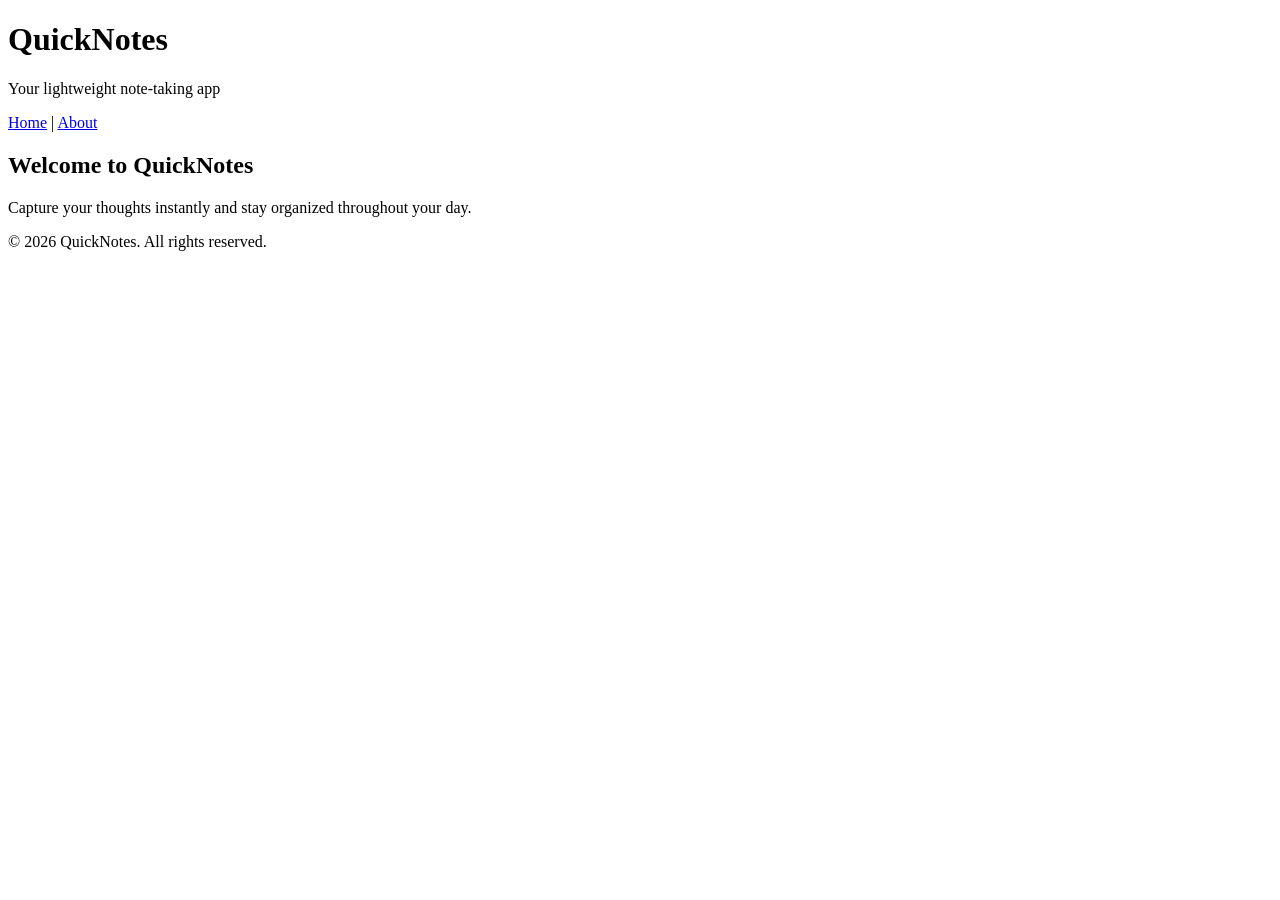
<file: day1/index.html>
<!DOCTYPE html>
<html lang="en">
<head>
  <meta charset="UTF-8">
  <meta name="viewport" content="width=device-width, initial-scale=1.0">
  <title>QuickNotes - Home</title>
</head>
<body>

  <header>
    <h1>QuickNotes</h1>
    <p>Your lightweight note-taking app</p>
    <nav>
      <a href="index.html">Home</a> |
      <a href="about.html">About</a>
    </nav>
  </header>

  <main>
    <h2>Welcome to QuickNotes</h2>
    <p>Capture your thoughts instantly and stay organized throughout your day.</p>
  </main>

  <footer>
    <p>&copy; 2026 QuickNotes. All rights reserved.</p>
  </footer>

</body>
</html>
</file>
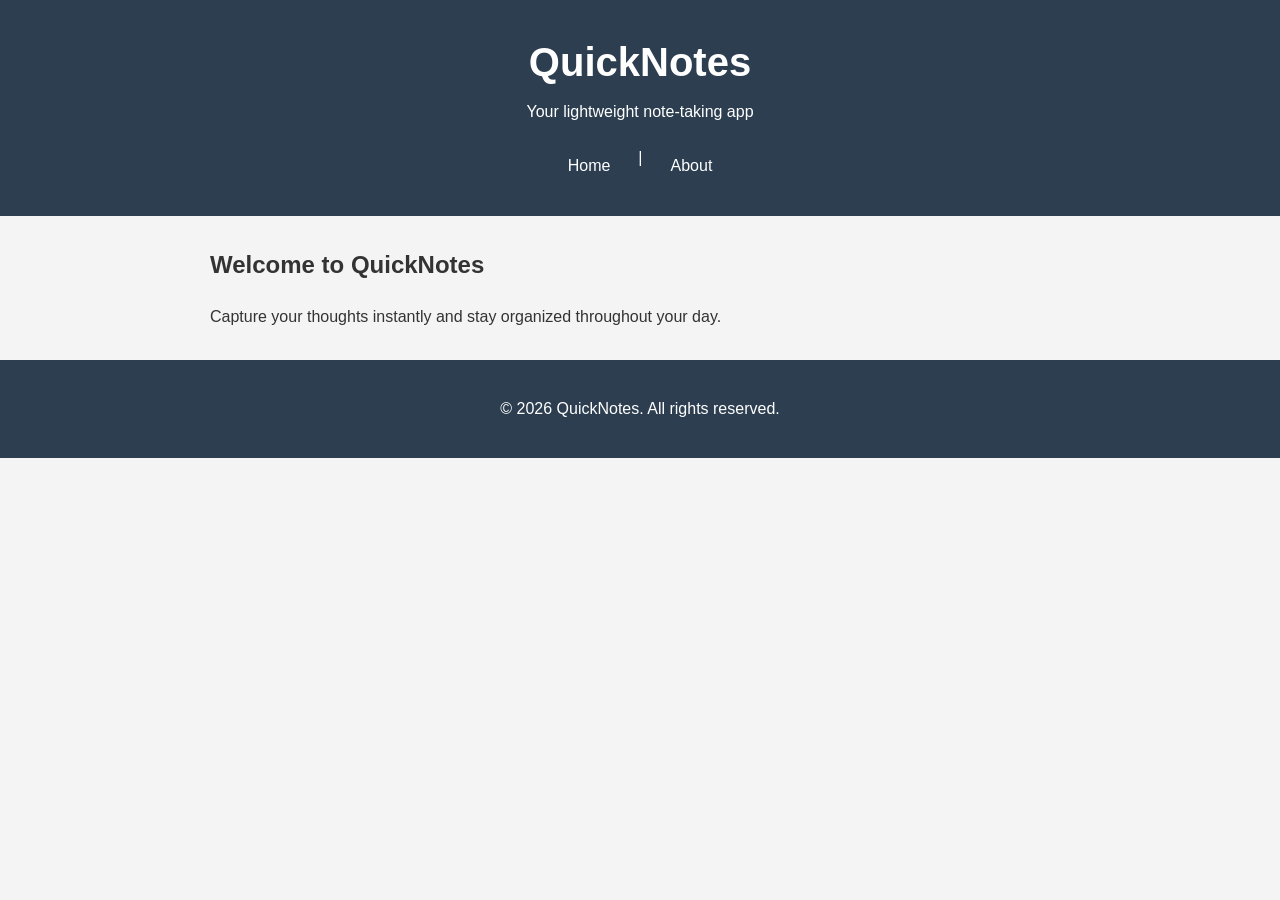
<file: day2/index.html>
<!DOCTYPE html>
<html lang="en">
<head>
  <meta charset="UTF-8">
  <meta name="viewport" content="width=device-width, initial-scale=1.0">
  <title>QuickNotes - Home</title>
  <link rel="stylesheet" href="style.css">
</head>
<body>

  <header>
    <h1>QuickNotes</h1>
    <p>Your lightweight note-taking app</p>
    <nav>
      <a href="index.html">Home</a> |
      <a href="about.html">About</a>
    </nav>
  </header>

  <main>
    <h2>Welcome to QuickNotes</h2>
    <p>Capture your thoughts instantly and stay organized throughout your day.</p>
  </main>

  <footer>
    <p>&copy; 2026 QuickNotes. All rights reserved.</p>
  </footer>

</body>
</html>
</file>
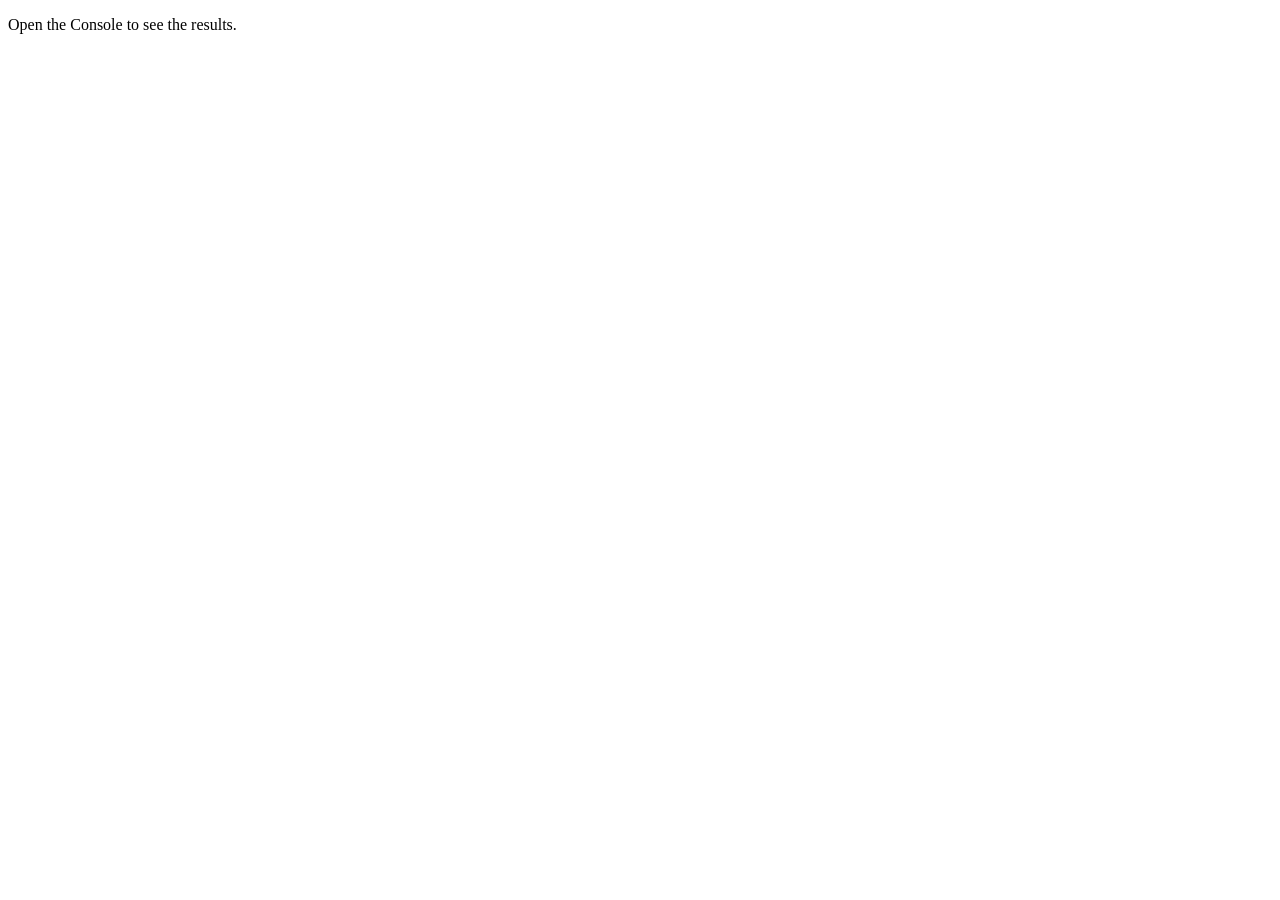
<file: day3/index.html>
<!DOCTYPE html>
<html lang="en">
<head>
    <meta charset="UTF-8">
    <meta name="viewport" content="width=device-width, initial-scale=1.0">

    <title>Notes Toolkit</title>

    <script src="script.js" defer></script>
</head>

<body>
    <p>Open the Console to see the results.</p>
</body>
</html>
</file>
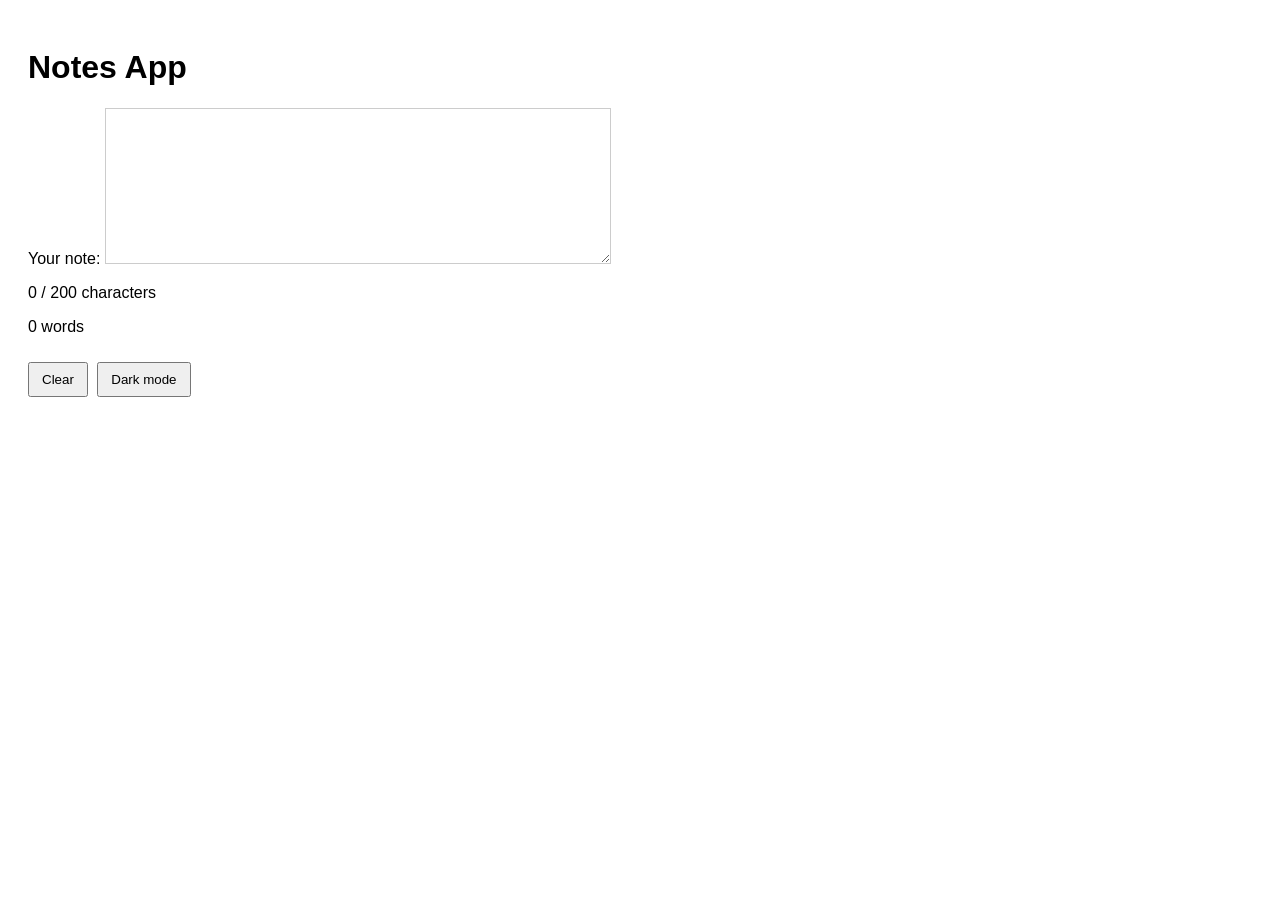
<file: day4/index.html>
<!DOCTYPE html>
<html lang="en">
<head>
    <meta charset="UTF-8">
    <meta name="viewport" content="width=device-width, initial-scale=1.0">
    <title>Notes App</title>
    <link rel="stylesheet" href="style.css">
    <script src="script.js" defer></script>
</head>
<body>

    <h1>Notes App</h1>

    <label for="note-text">Your note:</label>
    <textarea id="note-text"></textarea>

    <p id="char-count">0 / 200 characters</p>
    <p id="word-count">0 words</p>

    <button id="clear-btn">Clear</button>
    <button id="theme-toggle">Dark mode</button>

</body>
</html>
</file>
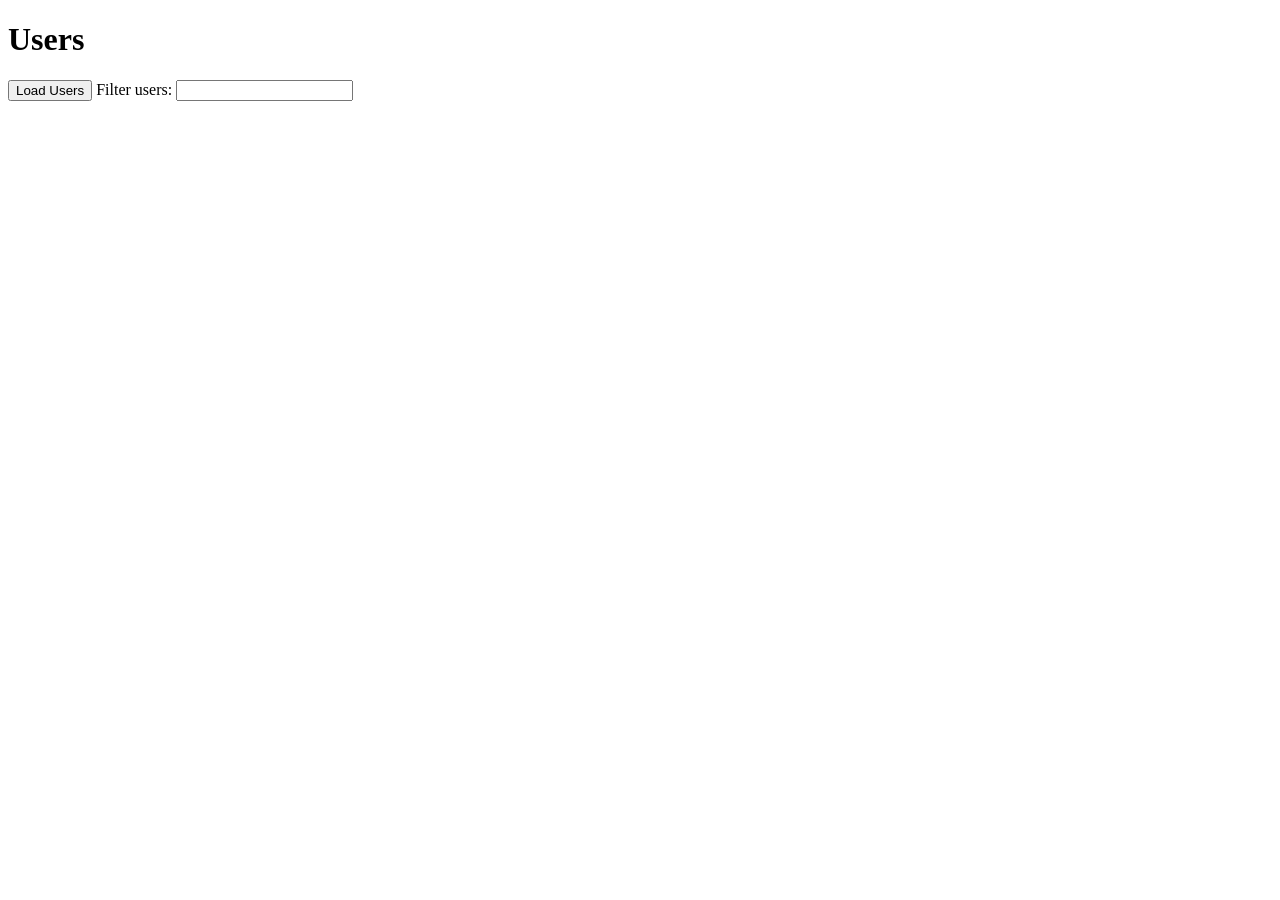
<file: day5/index.html>
<!DOCTYPE html>
<html lang="en">
<head>
    <meta charset="UTF-8">
    <meta name="viewport" content="width=device-width, initial-scale=1.0">
    <title>Day 5 Users</title>
    <script src="users.js" defer></script>
</head>

<body>

    <h1>Users</h1>

    <button id="load-users">Load Users</button>

    <label for="filter-input">Filter users:</label>
    <input type="text" id="filter-input">

    <p id="status"></p>

    <ul id="users-list"></ul>

</body>
</html>
</file>
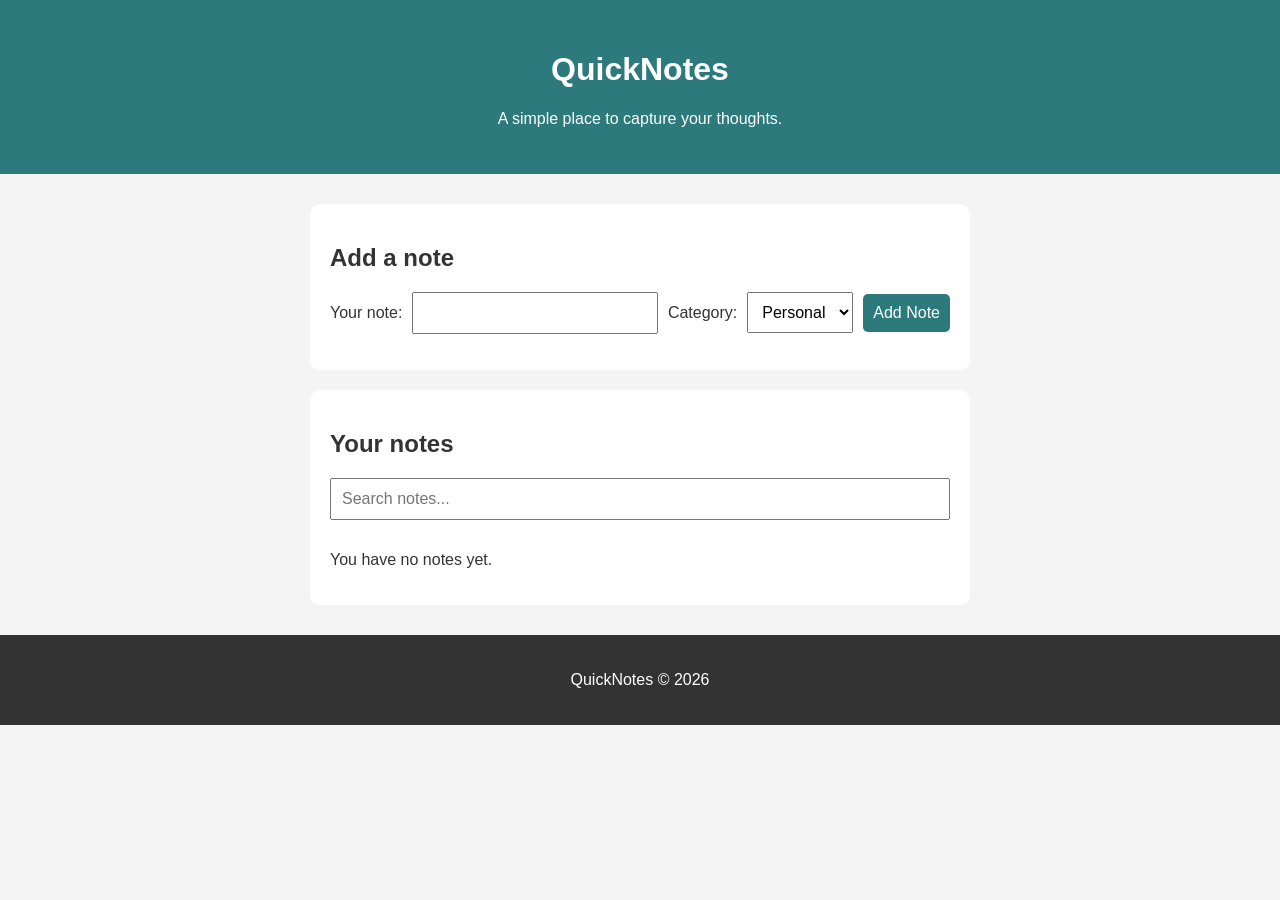
<file: quicknotes-app/index.html>
<!DOCTYPE html>
<html lang="en">
<head>
    <meta charset="UTF-8">
    <meta name="viewport" content="width=device-width, initial-scale=1.0">
    <title>QuickNotes</title>
    <link rel="stylesheet" href="style.css">
    <script src="script.js" defer></script>
</head>

<body>

    <header>
        <h1>QuickNotes</h1>
        <p>A simple place to capture your thoughts.</p>
    </header>

    <main>

        <section>
            <h2>Add a note</h2>

            <form id="note-form">
                <label for="note-input">Your note:</label>
                <input type="text" id="note-input">

                <label for="note-category">Category:</label>
                <select id="note-category">
                    <option value="personal">Personal</option>
                    <option value="work">Work</option>
                    <option value="study">Study</option>
                </select>

                <button type="submit">Add Note</button>
            </form>

            <p id="error-message"></p>
        </section>

        <section>
            <h2>Your notes</h2>

            <input type="text" id="search-input" placeholder="Search notes...">

            <p id="note-count">You have no notes yet.</p>

            <ul id="notes-list"></ul>
        </section>

    </main>

    <footer>
        <p>QuickNotes &copy; 2026</p>
    </footer>

</body>
</html>
</file>
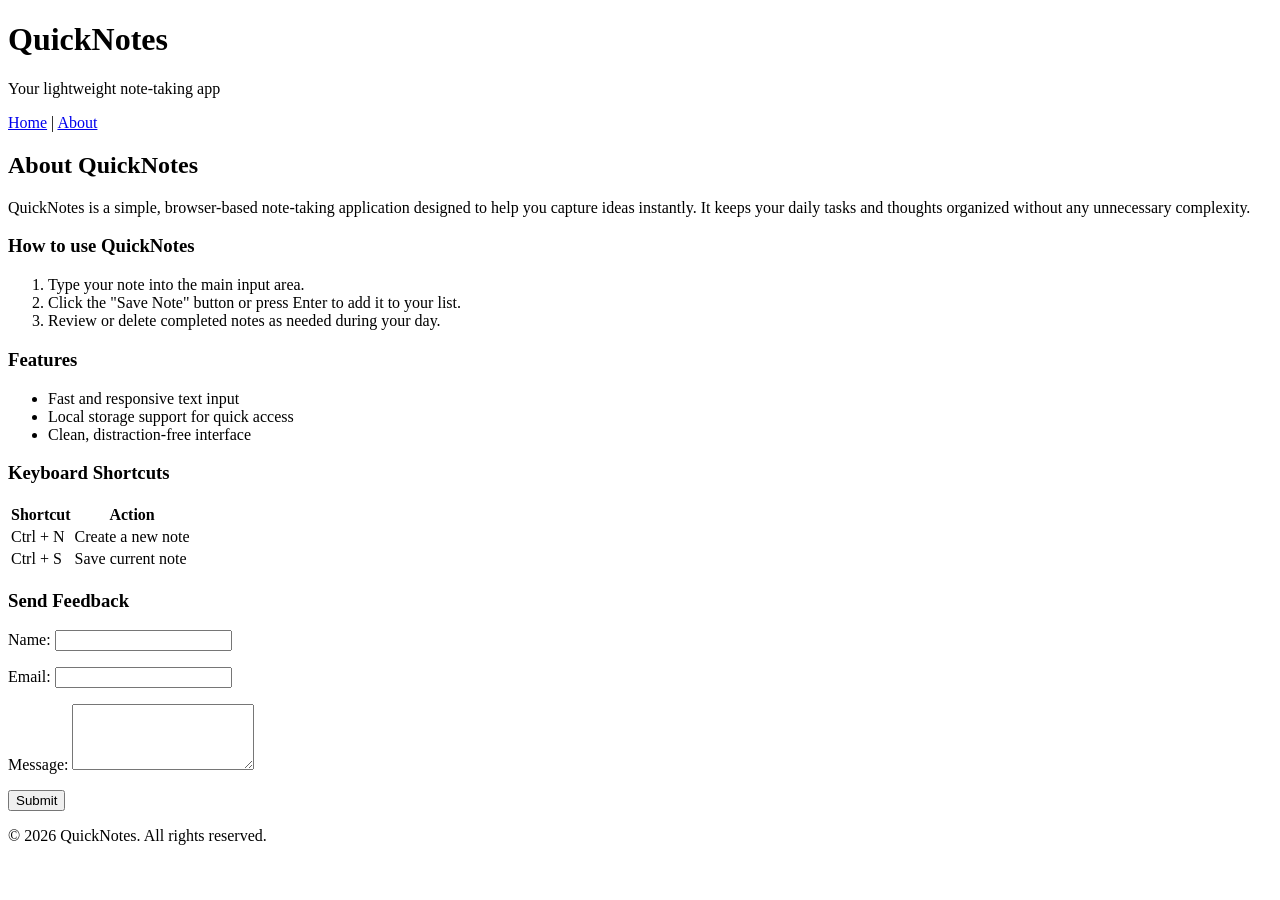
<file: day1/about.html>
<!DOCTYPE html>
<html lang="en">
<head>
	<meta charset="UTF-8">
	<meta name="viewport" content="width=device-width, initial-scale=1.0">
	<title>About - QuickNotes</title>
</head>
<body>

	<header>
		<h1>QuickNotes</h1>
		<p>Your lightweight note-taking app</p>
		<nav>
			<a href="index.html">Home</a> |
			<a href="about.html">About</a>
		</nav>
	</header>

	<main>
		<h2>About QuickNotes</h2>
		<p>QuickNotes is a simple, browser-based note-taking application designed to help you capture ideas instantly. It keeps your daily tasks and thoughts organized without any unnecessary complexity.</p>

		<!-- How to Use Section -->
		<section>
			<h3>How to use QuickNotes</h3>
			<ol>
				<li>Type your note into the main input area.</li>
				<li>Click the "Save Note" button or press Enter to add it to your list.</li>
				<li>Review or delete completed notes as needed during your day.</li>
			</ol>
		</section>

		<!-- Features Section -->
		<section>
			<h3>Features</h3>
			<ul>
				<li>Fast and responsive text input</li>
				<li>Local storage support for quick access</li>
				<li>Clean, distraction-free interface</li>
			</ul>
		</section>

		<!-- Keyboard Shortcuts Section -->
		<section>
			<h3>Keyboard Shortcuts</h3>
			<table>
				<thead>
					<tr>
						<th scope="col">Shortcut</th>
						<th scope="col">Action</th>
					</tr>
				</thead>
				<tbody>
					<tr>
						<td>Ctrl + N</td>
						<td>Create a new note</td>
					</tr>
					<tr>
						<td>Ctrl + S</td>
						<td>Save current note</td>
					</tr>
				</tbody>
			</table>
		</section>

		<!-- Feedback Form Section -->
		<section>
			<h3>Send Feedback</h3>
			<form action="#" method="post">
				<p>
					<label for="user-name">Name:</label>
					<input type="text" id="user-name" name="name" required>
				</p>
				<p>
					<label for="user-email">Email:</label>
					<input type="email" id="user-email" name="email" required>
				</p>
				<p>
					<label for="user-message">Message:</label>
					<textarea id="user-message" name="message" rows="4" required></textarea>
				</p>
				<button type="submit">Submit</button>
			</form>
		</section>
	</main>

	<footer>
		<p>&copy; 2026 QuickNotes. All rights reserved.</p>
	</footer>

</body>
</html>
</file>
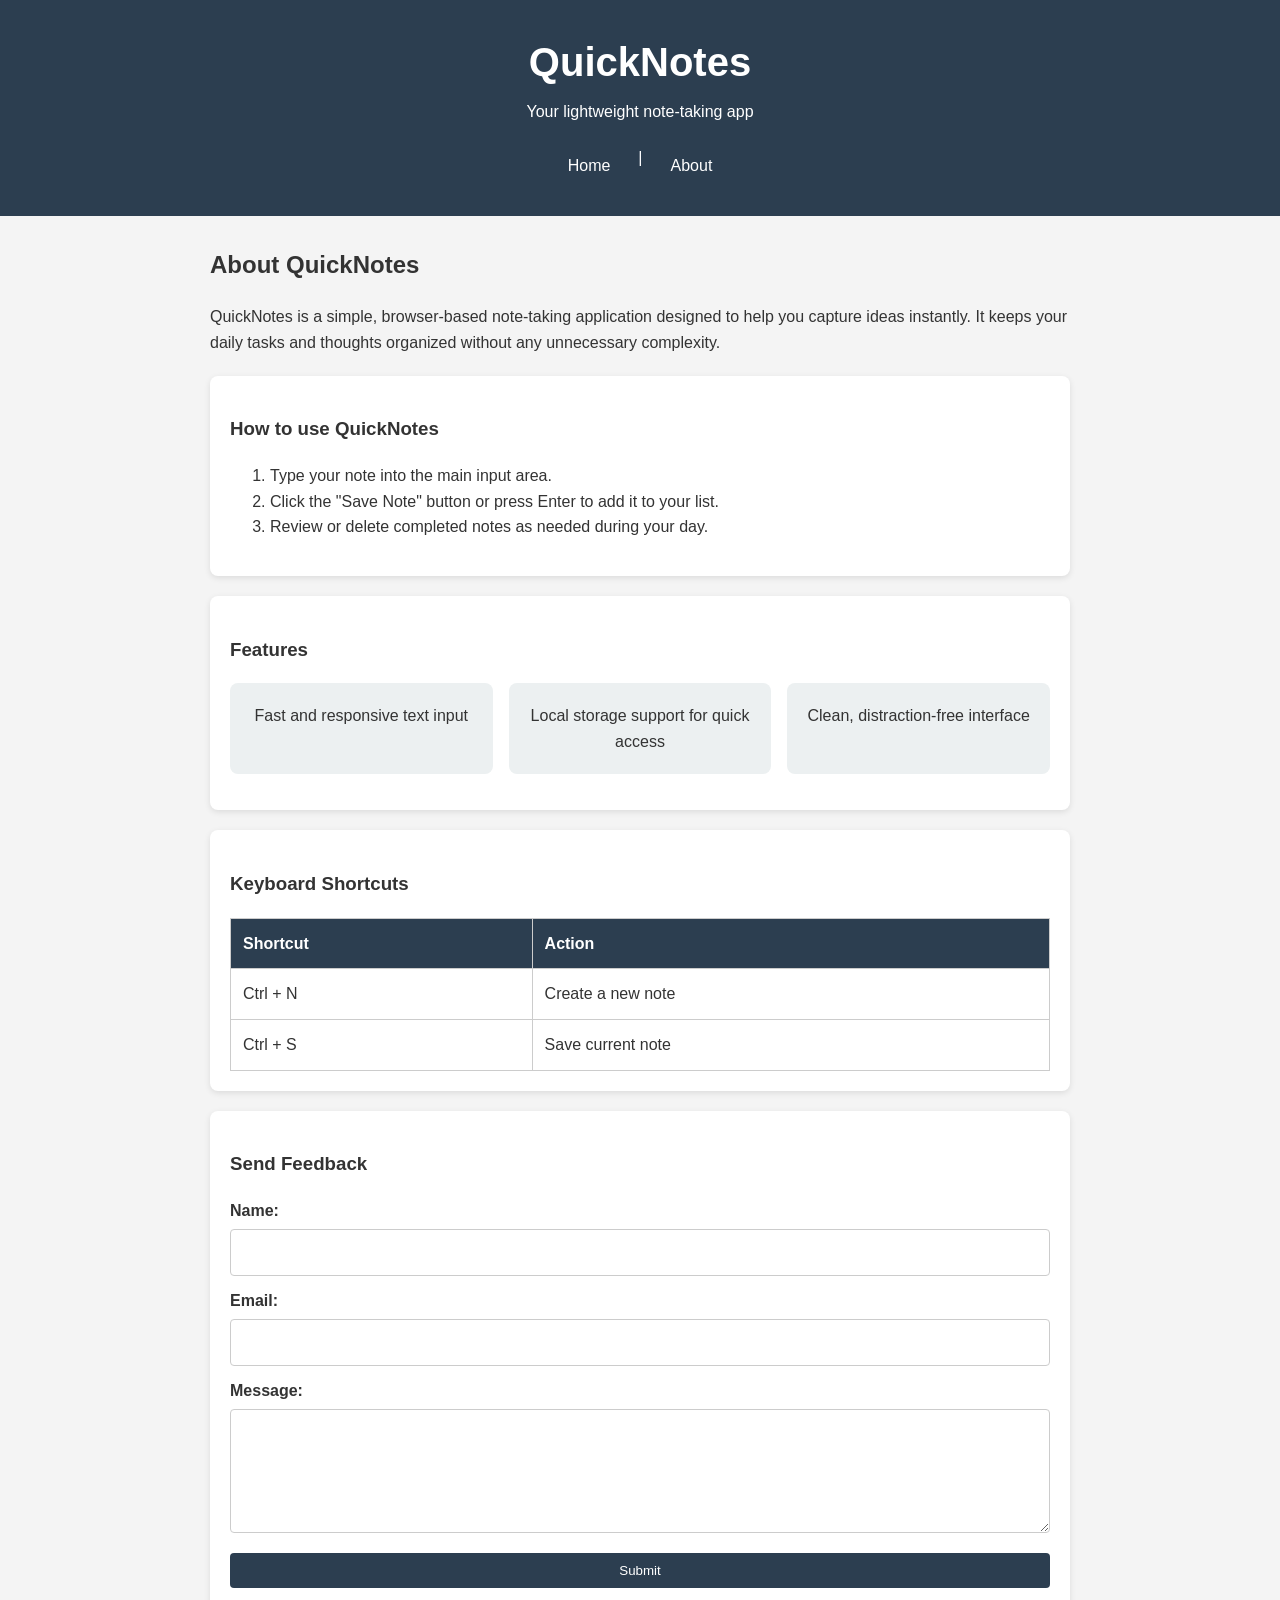
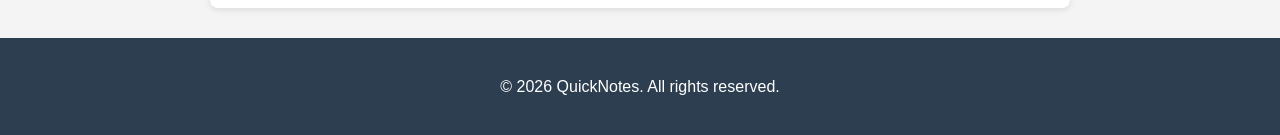
<file: day2/about.html>
<!DOCTYPE html>
<html lang="en">
<head>
	<meta charset="UTF-8">
	<meta name="viewport" content="width=device-width, initial-scale=1.0">
	<title>About - QuickNotes</title>
	<link rel="stylesheet" href="style.css">
</head>
<body>

	<header>
		<h1>QuickNotes</h1>
		<p>Your lightweight note-taking app</p>
		<nav>
			<a href="index.html">Home</a> |
			<a href="about.html">About</a>
		</nav>
	</header>

	<main>
		<h2>About QuickNotes</h2>
		<p>QuickNotes is a simple, browser-based note-taking application designed to help you capture ideas instantly. It keeps your daily tasks and thoughts organized without any unnecessary complexity.</p>

		<!-- How to Use Section -->
		<section>
			<h3>How to use QuickNotes</h3>
			<ol>
				<li>Type your note into the main input area.</li>
				<li>Click the "Save Note" button or press Enter to add it to your list.</li>
				<li>Review or delete completed notes as needed during your day.</li>
			</ol>
		</section>

		<!-- Features Section -->
		<section>
			<h3>Features</h3>
			<ul class="features">
				<li>Fast and responsive text input</li>
				<li>Local storage support for quick access</li>
				<li>Clean, distraction-free interface</li>
			</ul>
		</section>

		<!-- Keyboard Shortcuts Section -->
		<section>
			<h3>Keyboard Shortcuts</h3>
			<table>
				<thead>
					<tr>
						<th scope="col">Shortcut</th>
						<th scope="col">Action</th>
					</tr>
				</thead>
				<tbody>
					<tr>
						<td>Ctrl + N</td>
						<td>Create a new note</td>
					</tr>
					<tr>
						<td>Ctrl + S</td>
						<td>Save current note</td>
					</tr>
				</tbody>
			</table>
		</section>

		<!-- Feedback Form Section -->
		<section>
			<h3>Send Feedback</h3>
			<form action="#" method="post">
				<p>
					<label for="user-name">Name:</label>
					<input type="text" id="user-name" name="name" required>
				</p>
				<p>
					<label for="user-email">Email:</label>
					<input type="email" id="user-email" name="email" required>
				</p>
				<p>
					<label for="user-message">Message:</label>
					<textarea id="user-message" name="message" rows="4" required></textarea>
				</p>
				<button type="submit">Submit</button>
			</form>
		</section>
	</main>

	<footer>
		<p>&copy; 2026 QuickNotes. All rights reserved.</p>
	</footer>

</body>
</html>
</file>
<file: day2/style.css>
* {
  box-sizing: border-box;
}

body {
  margin: 0;
  font-family: Arial, sans-serif;
  line-height: 1.6;
  background-color: #f4f4f4;
  color: #333;
}

header {
  background-color: #2c3e50;
  color: white;
  text-align: center;
  padding: 30px 20px;
}

header h1 {
  margin: 0;
  font-size: 2.5rem;
}

header p {
  margin: 5px 0 20px;
}

nav {
  display: flex;
  justify-content: center;
  gap: 16px;
}

nav a {
  color: white;
  text-decoration: none;
  padding: 8px 12px;
  transition: background-color 0.3s ease, color 0.3s ease;
}

nav a:hover {
  background-color: white;
  color: #2c3e50;
  border-radius: 4px;
}

main {
  max-width: 900px;
  margin: 30px auto;
  padding: 0 20px;
}

section {
  background-color: white;
  padding: 20px;
  margin: 20px 0;
  border-radius: 8px;
  box-shadow: 0 2px 6px rgba(0, 0, 0, 0.1);
}

.features {
  display: grid;
  grid-template-columns: repeat(auto-fit, minmax(180px, 1fr));
  gap: 16px;
  padding: 0;
  list-style: none;
}

.features li {
  background-color: #ecf0f1;
  padding: 20px;
  border-radius: 8px;
  text-align: center;
}

table {
  width: 100%;
  border-collapse: collapse;
}

th,
td {
  border: 1px solid #ccc;
  padding: 12px;
  text-align: left;
}

th {
  background-color: #2c3e50;
  color: white;
}

form {
  display: flex;
  flex-direction: column;
  gap: 12px;
}

form p {
  margin: 0;
}

label {
  display: block;
  margin-bottom: 5px;
  font-weight: bold;
}

input,
textarea {
  width: 100%;
  padding: 10px;
  border: 1px solid #ccc;
  border-radius: 4px;
  font: inherit;
}

textarea {
  resize: vertical;
}

button {
  padding: 10px 18px;
  border: none;
  border-radius: 4px;
  background-color: #2c3e50;
  color: white;
  cursor: pointer;
  transition: background-color 0.3s ease, transform 0.2s ease;
}

button:hover {
  background-color: #1a252f;
  transform: translateY(-2px);
}

footer {
  text-align: center;
  padding: 20px;
  background-color: #2c3e50;
  color: white;
}

@media (max-width: 600px) {
  header {
    padding: 20px 10px;
  }

  header h1 {
    font-size: 2rem;
  }

  nav {
    gap: 8px;
  }

  main {
    padding: 0 10px;
  }
}
</file>
<file: day4/style.css>
:root {
    --bg-color: white;
    --text-color: black;
    --input-bg: white;
    --border-color: #ccc;
}

body {
    background-color: var(--bg-color);
    color: var(--text-color);
    font-family: Arial, sans-serif;
    padding: 20px;
}

textarea {
    width: 100%;
    max-width: 500px;
    height: 150px;
    background-color: var(--input-bg);
    color: var(--text-color);
    border: 1px solid var(--border-color);
}

button {
    margin-top: 10px;
    margin-right: 5px;
    padding: 8px 12px;
}

body.dark {
    --bg-color: #222;
    --text-color: white;
    --input-bg: #333;
    --border-color: #666;
}

.warning {
    color: orange;
}

.over {
    color: red;
    font-weight: bold;
}
</file>
<file: quicknotes-app/style.css>
* {
    box-sizing: border-box;
}

body {
    margin: 0;
    font-family: Arial, sans-serif;
    background-color: #f4f4f4;
    color: #333;
}

header {
    background-color: #2c7a7b;
    color: white;
    text-align: center;
    padding: 30px 20px;
}

main {
    max-width: 700px;
    margin: 30px auto;
    padding: 0 20px;
}

section {
    background-color: white;
    padding: 20px;
    margin-bottom: 20px;
    border-radius: 10px;
}

form {
    display: flex;
    gap: 10px;
    align-items: center;
    flex-wrap: wrap;
}

input,
select,
button {
    padding: 10px;
    font-size: 16px;
}

#note-input {
    flex: 1;
    min-width: 200px;
}

button {
    background-color: #2c7a7b;
    color: white;
    border: none;
    border-radius: 5px;
    cursor: pointer;
}

button:hover {
    background-color: #205c5d;
}

#search-input {
    width: 100%;
    margin-bottom: 15px;
}

#notes-list {
    list-style: none;
    padding: 0;
}

#notes-list li {
    background-color: #fafafa;
    padding: 15px;
    border: 1px solid #ddd;
    border-radius: 8px;
    margin-bottom: 10px;
}

.category-personal {
    border-left: 5px solid teal !important;
}

.category-work {
    border-left: 5px solid darkred !important;
}

.category-study {
    border-left: 5px solid blue !important;
}

#error-message {
    color: red;
    font-weight: bold;
}

footer {
    text-align: center;
    padding: 20px;
    background-color: #333;
    color: white;
}

@media (max-width: 600px) {
    form {
        flex-direction: column;
        align-items: stretch;
    }

    #note-input,
    select,
    button {
        width: 100%;
    }
}
</file>
